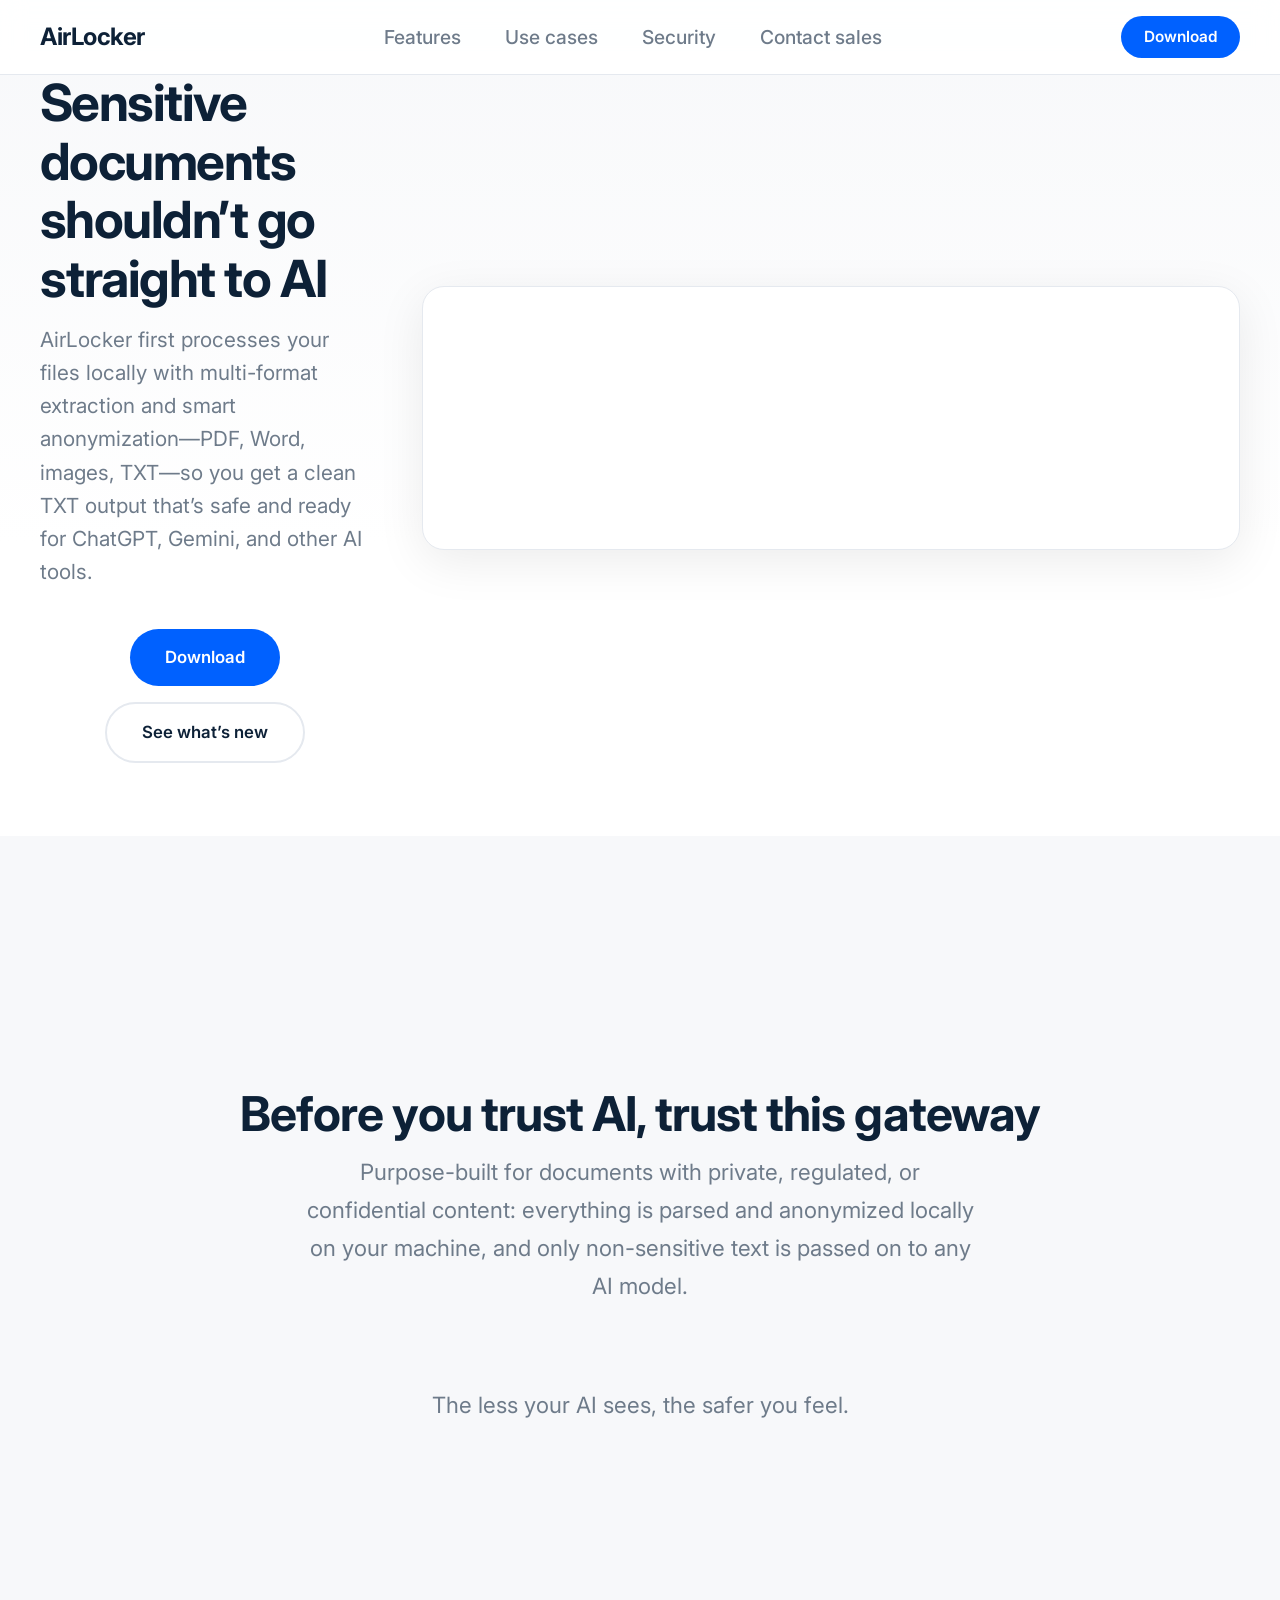
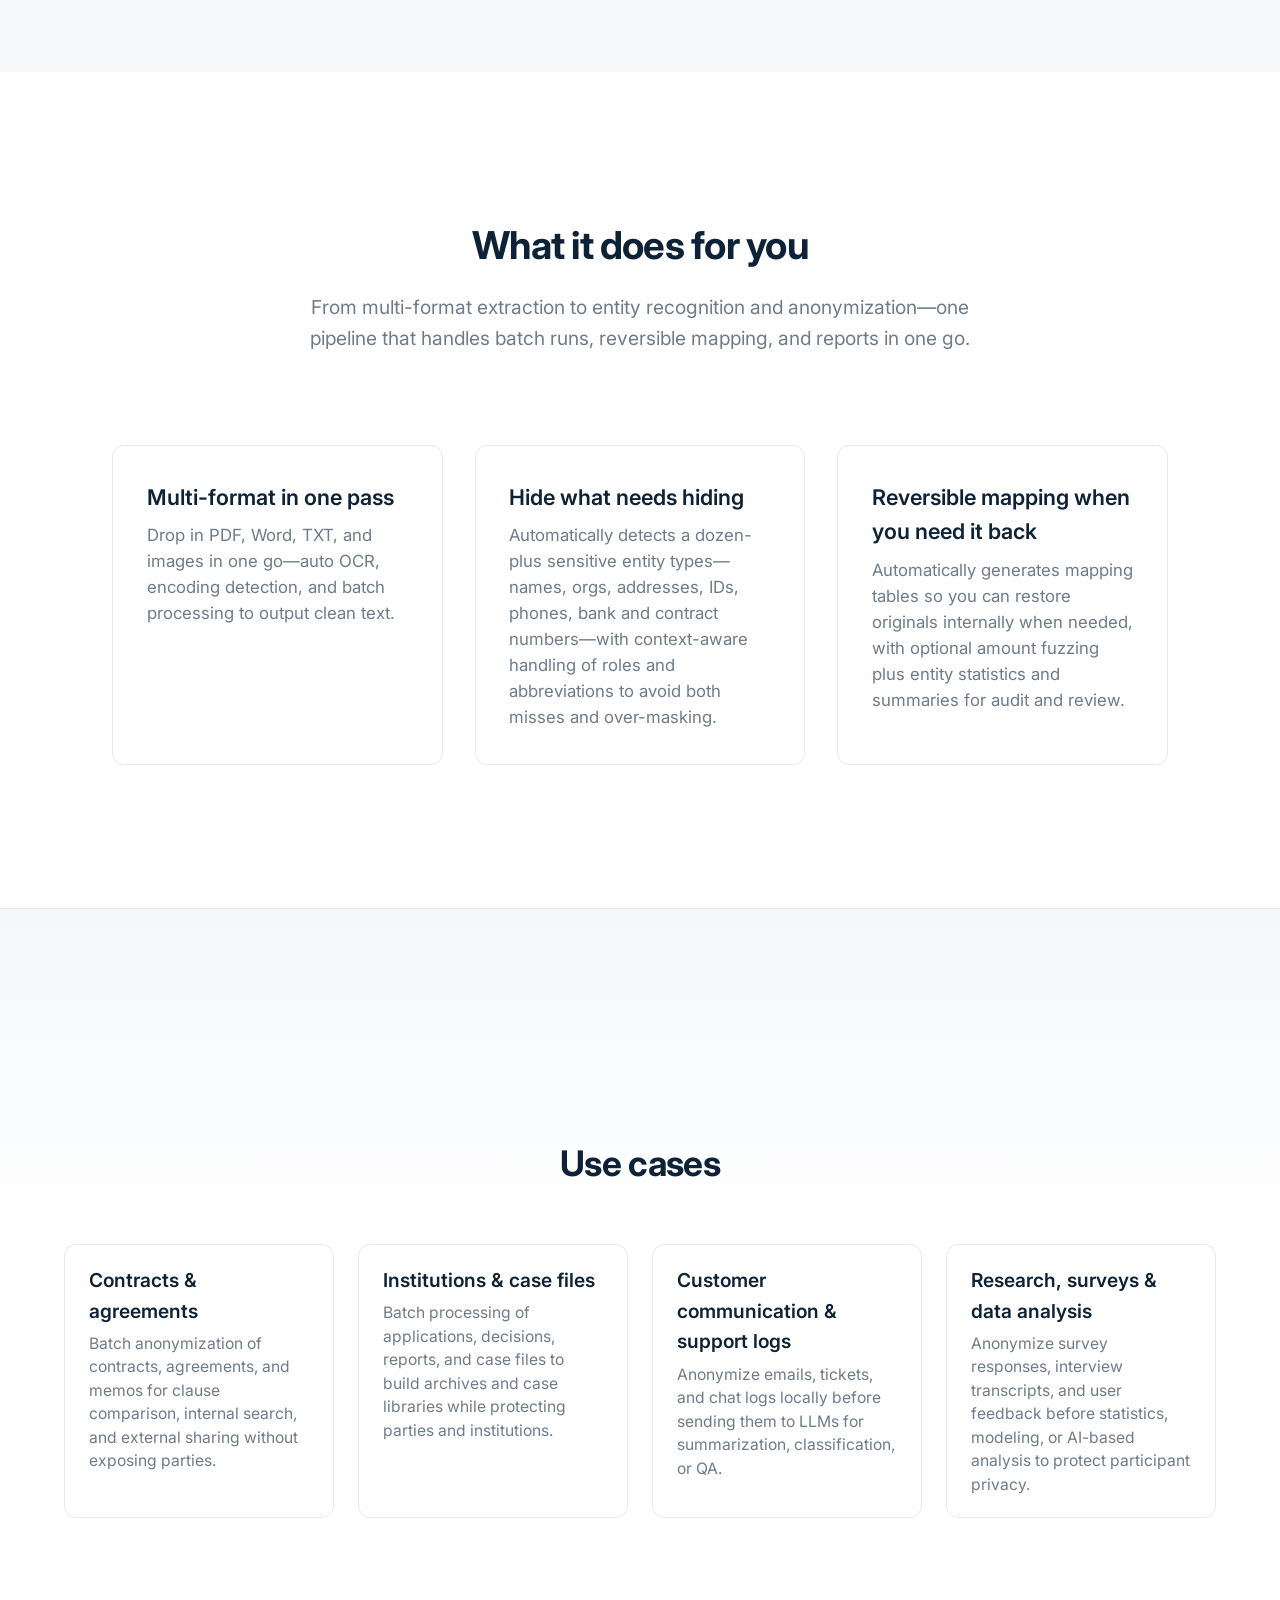
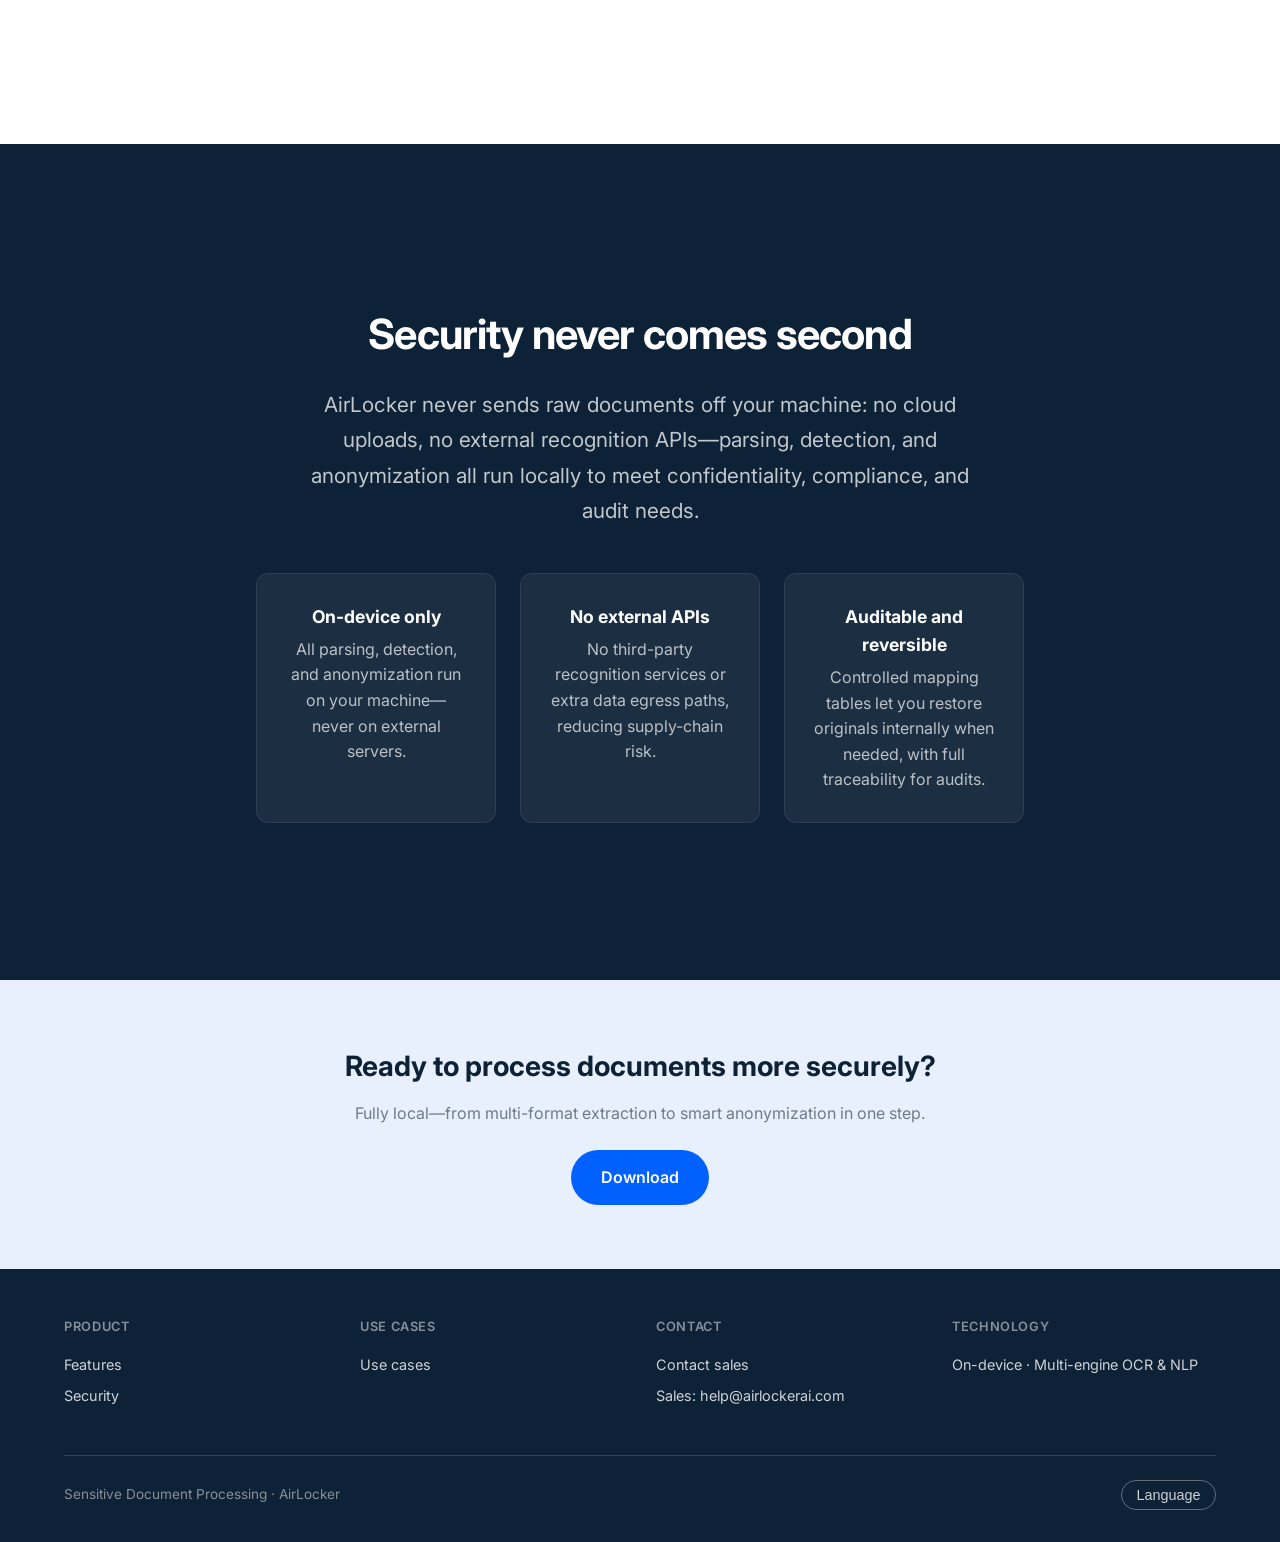
<file: index.html>
<!DOCTYPE html>
<html lang="zh-CN">
<head>
  <meta charset="UTF-8" />
  <meta name="viewport" content="width=device-width, initial-scale=1.0" />
  <title>AirLocker | Lock your documents before AI</title>
  <meta name="description" content="AirLocker runs locally to extract and anonymize sensitive documents before you send them to large language models or external AI tools." />
  <link rel="preconnect" href="https://fonts.googleapis.com" />
  <link rel="preconnect" href="https://fonts.gstatic.com" crossorigin />
  <link href="https://fonts.googleapis.com/css2?family=Inter:wght@400;500;600;700&family=Noto+Sans+SC:wght@400;500;600;700&display=swap" rel="stylesheet" />
  <link rel="stylesheet" href="css/style.css" />
  <!-- 部署时可将下方 DOWNLOAD_URL 改为实际下载地址（安装包或下载页） -->
  <script>window.DOWNLOAD_URL = window.DOWNLOAD_URL || 'download.html';</script>
</head>
<body>
  <nav class="nav">
    <a href="#" class="nav-logo">AirLocker</a>
    <div class="nav-links">
      <a href="#features" data-zh>产品功能</a>
      <a href="#features" data-en class="hidden">Features</a>
      <a href="#industries" data-zh>适用场景</a>
      <a href="#industries" data-en class="hidden">Use cases</a>
      <a href="#security" data-zh>安全</a>
      <a href="#security" data-en class="hidden">Security</a>
      <a href="contact.html" data-zh>联系销售</a>
      <a href="contact.html" data-en class="hidden">Contact sales</a>
    </div>
    <div class="nav-cta">
      <a href="download.html" class="btn-primary download-link" data-zh>下载</a>
      <a href="download.html" class="btn-primary download-link hidden" data-en>Download</a>
    </div>
  </nav>

  <header class="hero hero-split">
    <div class="hero-inner">
      <div class="hero-left">
        <h1 data-zh>文件里有保密信息，<br />不能直接给 AI。</h1>
        <h1 data-en class="hidden">Sensitive documents shouldn’t go straight to AI</h1>
        <p class="hero-sub" data-zh>AirLocker 在本地解析并智能脱敏多种文档，只把无敏感信息的文本交给大模型，安全边界牢牢锁在你自己的电脑里。</p>
        <p class="hero-sub hidden" data-en>AirLocker first processes your files locally with multi-format extraction and smart anonymization—PDF, Word, images, TXT—so you get a clean TXT output that’s safe and ready for ChatGPT, Gemini, and other AI tools.</p>
        <div class="hero-cta">
          <a href="download.html" class="btn-hero btn-hero-primary download-link" data-zh>下载</a>
          <a href="download.html" class="btn-hero btn-hero-primary download-link hidden" data-en>Download</a>
          <a href="#features" class="btn-hero btn-hero-secondary" data-zh>了解功能</a>
          <a href="#features" class="btn-hero btn-hero-secondary hidden" data-en>See what’s new</a>
        </div>
      </div>
      <div class="hero-right" aria-hidden="true">
        <div class="hero-visual">
          <div class="hero-visual-step hero-visual-step-1">
            <span class="hero-visual-icon">📄</span>
            <span class="hero-visual-label" data-zh>文档</span>
            <span class="hero-visual-label hidden" data-en>Docs</span>
            <span class="hero-visual-sub" data-zh>PDF · Word · 图片 · TXT</span>
            <span class="hero-visual-sub hidden" data-en>PDF · Word · Images · TXT</span>
          </div>
          <span class="hero-visual-arrow">→</span>
          <div class="hero-visual-step hero-visual-step-2">
            <span class="hero-visual-icon">🔒</span>
            <span class="hero-visual-label" data-zh>脱敏</span>
            <span class="hero-visual-label hidden" data-en>Anonymize</span>
          </div>
          <span class="hero-visual-arrow">→</span>
          <div class="hero-visual-step hero-visual-step-3">
            <span class="hero-visual-icon">📝</span>
            <span class="hero-visual-label" data-zh>TXT</span>
            <span class="hero-visual-label hidden" data-en>TXT</span>
          </div>
          <span class="hero-visual-arrow">→</span>
          <div class="hero-visual-step hero-visual-step-4">
            <span class="hero-visual-icon">✨</span>
            <span class="hero-visual-label" data-zh>大模型</span>
            <span class="hero-visual-label hidden" data-en>LLMs</span>
          </div>
        </div>
      </div>
    </div>
  </header>

  <section class="trust-section">
    <h2 class="section-title" data-zh>在交给 AI 之前，先交给它</h2>
    <h2 class="section-title hidden" data-en>Before you trust AI, trust this gateway</h2>
    <p class="section-desc" data-zh>
      AirLocker 专门为含个人隐私、合规要求和机密条款的文档设计：在你的电脑本地完成解析与脱敏，只把不含敏感信息的文本交给任意大模型。
    </p>
    <p class="section-desc hidden" data-en>
      Purpose-built for documents with private, regulated, or confidential content: everything is parsed and anonymized locally on your machine, and only non-sensitive text is passed on to any AI model.
    </p>
    <div class="logos">
      <span data-zh>给 AI 能看到的越少，你越安心</span>
      <span data-en class="hidden">The less your AI sees, the safer you feel.</span>
    </div>
  </section>

  <section class="section features" id="features">
    <h2 class="section-title" data-zh>核心能力</h2>
    <h2 class="section-title hidden" data-en>What it does for you</h2>
    <p class="section-desc" data-zh>从多格式文档提取，到实体识别与匿名化，一条流水线跑完；批量、可逆还原和报告一次搞定。</p>
    <p class="section-desc hidden" data-en>From multi-format extraction to entity recognition and anonymization—one pipeline that handles batch runs, reversible mapping, and reports in one go.</p>
    <div class="features-grid">
      <div class="feature-card">
        <h3 data-zh>多格式，一次性处理完</h3>
        <h3 data-en class="hidden">Multi-format in one pass</h3>
        <p data-zh>PDF、Word、TXT、图片一次拖进去，自动 OCR、编码检测和批量处理，统一吐出干净文本。</p>
        <p data-en class="hidden">Drop in PDF, Word, TXT, and images in one go—auto OCR, encoding detection, and batch processing to output clean text.</p>
      </div>
      <div class="feature-card">
        <h3 data-zh>把该遮住的都遮住</h3>
        <h3 data-en class="hidden">Hide what needs hiding</h3>
        <p data-zh>人名、机构、地址、身份证、手机、银行账号、合同号等十多类敏感实体自动识别，支持角色称谓和简称等上下文判断，尽量少误杀、不漏掉。</p>
        <p data-en class="hidden">Automatically detects a dozen-plus sensitive entity types—names, orgs, addresses, IDs, phones, bank and contract numbers—with context-aware handling of roles and abbreviations to avoid both misses and over-masking.</p>
      </div>
      <div class="feature-card">
        <h3 data-zh>可逆映射，必要时能还原</h3>
        <h3 data-en class="hidden">Reversible mapping when you need it back</h3>
        <p data-zh>自动生成映射表，内部需要时可还原原文；可选金额模糊化，并输出实体统计和处理摘要，方便审计与复盘。</p>
        <p data-en class="hidden">Automatically generates mapping tables so you can restore originals internally when needed, with optional amount fuzzing plus entity statistics and summaries for audit and review.</p>
      </div>
    </div>
  </section>

  <section class="section industries-section" id="industries">
    <h2 class="section-title" data-zh>适用场景</h2>
    <h2 class="section-title hidden" data-en>Use cases</h2>
    <p class="section-desc" data-zh>凡是手里有含真实人名、机构、账号、联系方式等敏感信息的文档，又希望交给 AI 或外部系统处理但不暴露原文的场景，AirLocker 都能用得上。</p>
    <p class="section-desc hidden" data-en">Whenever you work with documents containing real people, organizations, account or contact data and want to use them with AI or external systems without exposing the originals, AirLocker is a fit.</p>
    <div class="industries-grid">
      <div class="industry-card">
        <h3 data-zh>合同与协议</h3>
        <h3 data-en class="hidden">Contracts & agreements</h3>
        <p data-zh>合同、协议、备忘录等文档的批量脱敏，支持条款比对、内部检索和对外共享，而不暴露当事人信息。</p>
        <p data-en class="hidden">Batch anonymization of contracts, agreements, and memos for clause comparison, internal search, and external sharing without exposing parties.</p>
      </div>
      <div class="industry-card">
        <h3 data-zh>机构与案卷</h3>
        <h3 data-en class="hidden">Institutions & case files</h3>
        <p data-zh>申请书、裁决书、报告、案卷等批量处理，在建设案例库和归档时保护当事人和机构身份。</p>
        <p data-en class="hidden">Batch processing of applications, decisions, reports, and case files to build archives and case libraries while protecting parties and institutions.</p>
      </div>
      <div class="industry-card">
        <h3 data-zh>客户沟通与客服记录</h3>
        <h3 data-en class="hidden">Customer communication & support logs</h3>
        <p data-zh>邮件往来、工单、聊天记录等沟通内容，在交给大模型总结、分类或质检前先完成本地脱敏。</p>
        <p data-en class="hidden">Anonymize emails, tickets, and chat logs locally before sending them to LLMs for summarization, classification, or QA.</p>
      </div>
      <div class="industry-card">
        <h3 data-zh>研究、调研与数据分析</h3>
        <h3 data-en class="hidden">Research, surveys & data analysis</h3>
        <p data-zh>问卷、访谈记录、用户反馈等文本数据，在统计、建模或交给 AI 分析前先去标识化，保护参与者隐私。</p>
        <p data-en class="hidden">Anonymize survey responses, interview transcripts, and user feedback before statistics, modeling, or AI-based analysis to protect participant privacy.</p>
      </div>
    </div>
  </section>

  <section class="security-section" id="security">
    <h2 class="section-title" data-zh>安全从不妥协</h2>
    <h2 class="section-title hidden" data-en>Security never comes second</h2>
    <p class="section-desc" data-zh>AirLocker 不把任何原始文档发出你的电脑：不上传云端、不调用外部识别 API，一切解析、识别、脱敏都在本地完成，满足保密、合规和审计的要求。</p>
    <p class="section-desc hidden" data-en>AirLocker never sends raw documents off your machine: no cloud uploads, no external recognition APIs—parsing, detection, and anonymization all run locally to meet confidentiality, compliance, and audit needs.</p>
    <div class="security-grid">
      <div class="security-item">
        <strong data-zh>纯本地处理</strong>
        <strong data-en class="hidden">On-device only</strong>
        <span data-zh>所有文档解析、识别和脱敏都在你的设备上完成，不经过任何外部服务器。</span>
        <span data-en class="hidden">All parsing, detection, and anonymization run on your machine—never on external servers.</span>
      </div>
      <div class="security-item">
        <strong data-zh>无外部依赖</strong>
        <strong data-en class="hidden">No external APIs</strong>
        <span data-zh>不依赖第三方识别服务，无额外数据流出路径，减少供应链风险。</span>
        <span data-en class="hidden">No third-party recognition services or extra data egress paths, reducing supply-chain risk.</span>
      </div>
      <div class="security-item">
        <strong data-zh>可审计可还原</strong>
        <strong data-en class="hidden">Auditable and reversible</strong>
        <span data-zh>生成受控的映射表，只在内部需要时还原原文，支持事后审计和责任追踪。</span>
        <span data-en class="hidden">Controlled mapping tables let you restore originals internally when needed, with full traceability for audits.</span>
      </div>
    </div>
  </section>

  <section class="cta-section">
    <h2 data-zh>准备好更安全地处理文档了吗？</h2>
    <h2 data-en class="hidden">Ready to process documents more securely?</h2>
    <p data-zh>纯本地运行，从多格式提取到智能匿名化，一步到位。</p>
    <p data-en class="hidden">Fully local—from multi-format extraction to smart anonymization in one step.</p>
    <a href="download.html" class="btn-primary download-link" data-zh>下载</a>
    <a href="download.html" class="btn-primary download-link hidden" data-en>Download</a>
  </section>

  <footer class="footer">
    <div class="footer-inner">
      <div class="footer-grid">
        <div class="footer-col">
          <h4 data-zh>产品</h4>
          <h4 data-en class="hidden">Product</h4>
          <a href="#features" data-zh>功能</a>
          <a href="#features" data-en class="hidden">Features</a>
          <a href="#security" data-zh>安全</a>
          <a href="#security" data-en class="hidden">Security</a>
        </div>
        <div class="footer-col">
          <h4 data-zh>场景</h4>
          <h4 data-en class="hidden">Use cases</h4>
          <a href="#industries" data-zh>适用场景</a>
          <a href="#industries" data-en class="hidden">Use cases</a>
        </div>
        <div class="footer-col">
          <h4 data-zh>联系</h4>
          <h4 data-en class="hidden">Contact</h4>
          <a href="contact.html" data-zh>联系销售</a>
          <a href="contact.html" data-en class="hidden">Contact sales</a>
          <a href="mailto:help@airlockerai.com" data-zh>销售邮箱：help@airlockerai.com</a>
          <a href="mailto:help@airlockerai.com" data-en class="hidden">Sales: help@airlockerai.com</a>
        </div>
        <div class="footer-col">
          <h4 data-zh>技术</h4>
          <h4 data-en class="hidden">Technology</h4>
          <span data-zh>本地运行 · 多引擎识别</span>
          <span data-en class="hidden">On-device · Multi-engine OCR & NLP</span>
        </div>
      </div>
      <div class="footer-bottom">
        <p data-zh>敏感信息文档处理 · AirLocker</p>
        <p data-en class="hidden">Sensitive Document Processing · AirLocker</p>
        <div class="footer-lang">
          <div class="lang-dropdown">
            <button type="button" id="footer-lang-toggle" class="lang-dropdown-toggle">
              Language
            </button>
            <div class="lang-dropdown-menu" id="footer-lang-menu">
              <button type="button" id="btn-lang-zh-footer" class="active">中文</button>
              <button type="button" id="btn-lang-en-footer">English</button>
            </div>
          </div>
        </div>
      </div>
    </div>
  </footer>

  <script src="js/main.js"></script>
</body>
</html>
</file>
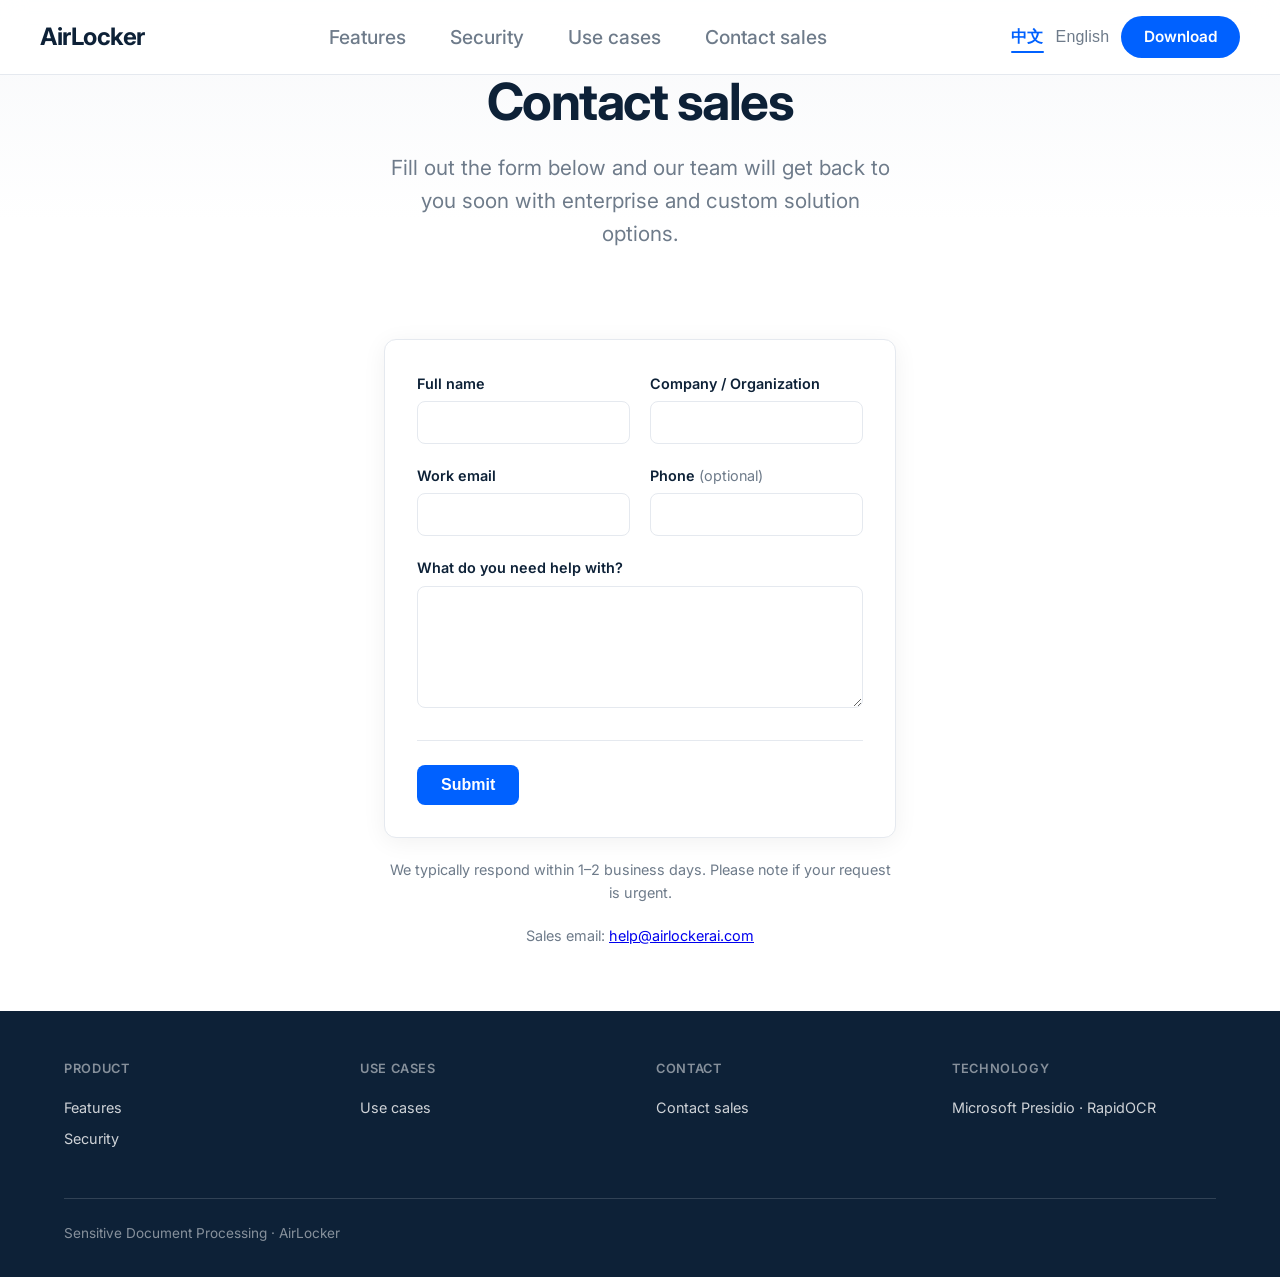
<file: contact.html>
<!DOCTYPE html>
<html lang="zh-CN">
<head>
  <meta charset="UTF-8" />
  <meta name="viewport" content="width=device-width, initial-scale=1.0" />
  <title>联系销售 | AirLocker</title>
  <meta name="description" content="联系 AirLocker 销售团队，获取企业版方案与定制服务。Contact sales for enterprise and custom solutions." />
  <link rel="preconnect" href="https://fonts.googleapis.com" />
  <link rel="preconnect" href="https://fonts.gstatic.com" crossorigin />
  <link href="https://fonts.googleapis.com/css2?family=Inter:wght@400;500;600;700&family=Noto+Sans+SC:wght@400;500;600;700&display=swap" rel="stylesheet" />
  <link rel="stylesheet" href="css/style.css" />
  <script>window.DOWNLOAD_URL = window.DOWNLOAD_URL || '#';</script>
</head>
<body>
  <nav class="nav">
    <a href="index.html" class="nav-logo">AirLocker</a>
    <div class="nav-links">
      <a href="index.html#features" data-zh>产品功能</a>
      <a href="index.html#features" data-en class="hidden">Features</a>
      <a href="index.html#security" data-zh>安全</a>
      <a href="index.html#security" data-en class="hidden">Security</a>
      <a href="index.html#industries" data-zh>适用场景</a>
      <a href="index.html#industries" data-en class="hidden">Use cases</a>
      <a href="contact.html" data-zh>联系销售</a>
      <a href="contact.html" data-en class="hidden">Contact sales</a>
    </div>
    <div class="nav-cta">
      <div class="lang-toggle">
        <button type="button" id="btn-lang-zh" class="active">中文</button>
        <button type="button" id="btn-lang-en">English</button>
      </div>
      <a href="download.html" class="btn-primary download-link" data-zh>下载</a>
      <a href="download.html" class="btn-primary download-link hidden" data-en>Download</a>
    </div>
  </nav>

  <header class="hero contact-hero">
    <h1 data-zh>联系销售</h1>
    <h1 data-en class="hidden">Contact sales</h1>
    <p class="hero-sub" data-zh>填写下方表单，我们的团队将尽快与您联系，为您介绍企业版方案与定制服务。</p>
    <p class="hero-sub hidden" data-en>Fill out the form below and our team will get back to you soon with enterprise and custom solution options.</p>
  </header>

  <main class="section contact-section">
    <div class="contact-form-wrap">
      <form class="contact-form" action="#" method="post" id="contact-form">
        <!-- 部署时可改为实际接口或 mailto: -->
        <div class="form-row">
          <div class="form-group">
            <label class="form-label" for="name"><span data-zh>姓名</span><span data-en class="hidden">Full name</span></label>
            <input type="text" id="name" name="name" class="form-input" required placeholder="" />
          </div>
          <div class="form-group">
            <label class="form-label" for="company"><span data-zh>公司 / 组织</span><span data-en class="hidden">Company / Organization</span></label>
            <input type="text" id="company" name="company" class="form-input" required placeholder="" />
          </div>
        </div>
        <div class="form-row">
          <div class="form-group">
            <label class="form-label" for="email"><span data-zh>工作邮箱</span><span data-en class="hidden">Work email</span></label>
            <input type="email" id="email" name="email" class="form-input" required placeholder="" />
          </div>
          <div class="form-group">
            <label class="form-label" for="phone"><span data-zh>电话 <span class="form-optional">（选填）</span></span><span data-en class="hidden">Phone <span class="form-optional">(optional)</span></span></label>
            <input type="tel" id="phone" name="phone" class="form-input" placeholder="" />
          </div>
        </div>
        <div class="form-group">
          <label class="form-label" for="message"><span data-zh>需求或留言</span><span data-en class="hidden">What do you need help with?</span></label>
          <textarea id="message" name="message" class="form-input form-textarea" rows="5" placeholder=""></textarea>
        </div>
        <div class="form-actions">
          <button type="submit" class="btn-submit" data-zh>提交</button>
          <button type="submit" class="btn-submit hidden" data-en>Submit</button>
        </div>
      </form>
    </div>
    <p class="contact-note" data-zh>我们通常会在 1–2 个工作日内回复。如有紧急需求，请注明。</p>
    <p class="contact-note hidden" data-en>We typically respond within 1–2 business days. Please note if your request is urgent.</p>
    <p class="contact-note" data-zh>销售联系邮箱：<a href="mailto:help@airlockerai.com">help@airlockerai.com</a></p>
    <p class="contact-note hidden" data-en>Sales email: <a href="mailto:help@airlockerai.com">help@airlockerai.com</a></p>
  </main>

  <footer class="footer">
    <div class="footer-inner">
      <div class="footer-grid">
        <div class="footer-col">
          <h4 data-zh>产品</h4>
          <h4 data-en class="hidden">Product</h4>
          <a href="index.html#features" data-zh>功能</a>
          <a href="index.html#features" data-en class="hidden">Features</a>
          <a href="index.html#security" data-zh>安全</a>
          <a href="index.html#security" data-en class="hidden">Security</a>
        </div>
        <div class="footer-col">
          <h4 data-zh>场景</h4>
          <h4 data-en class="hidden">Use cases</h4>
          <a href="index.html#industries" data-zh>适用场景</a>
          <a href="index.html#industries" data-en class="hidden">Use cases</a>
        </div>
        <div class="footer-col">
          <h4 data-zh>联系</h4>
          <h4 data-en class="hidden">Contact</h4>
          <a href="contact.html" data-zh>联系销售</a>
          <a href="contact.html" data-en class="hidden">Contact sales</a>
        </div>
        <div class="footer-col">
          <h4 data-zh>技术</h4>
          <h4 data-en class="hidden">Technology</h4>
          <span data-zh>Microsoft Presidio · RapidOCR</span>
          <span data-en class="hidden">Microsoft Presidio · RapidOCR</span>
        </div>
      </div>
      <div class="footer-bottom">
        <p data-zh>敏感信息文档处理 · AirLocker</p>
        <p data-en class="hidden">Sensitive Document Processing · AirLocker</p>
      </div>
    </div>
  </footer>

  <script src="js/main.js"></script>
  <script>
    document.getElementById('contact-form').addEventListener('submit', function (e) {
      e.preventDefault();
      // 当前为前端占位，部署时可在此发起 AJAX 或改为 form action 指向后端/第三方表单服务
      var btn = this.querySelector('.btn-submit:not(.hidden)');
      if (btn) {
        var orig = btn.textContent;
        btn.textContent = document.documentElement.lang === 'zh-CN' ? '已提交' : 'Submitted';
        btn.disabled = true;
        setTimeout(function () { btn.textContent = orig; btn.disabled = false; }, 2000);
      }
    });
  </script>
</body>
</html>
</file>
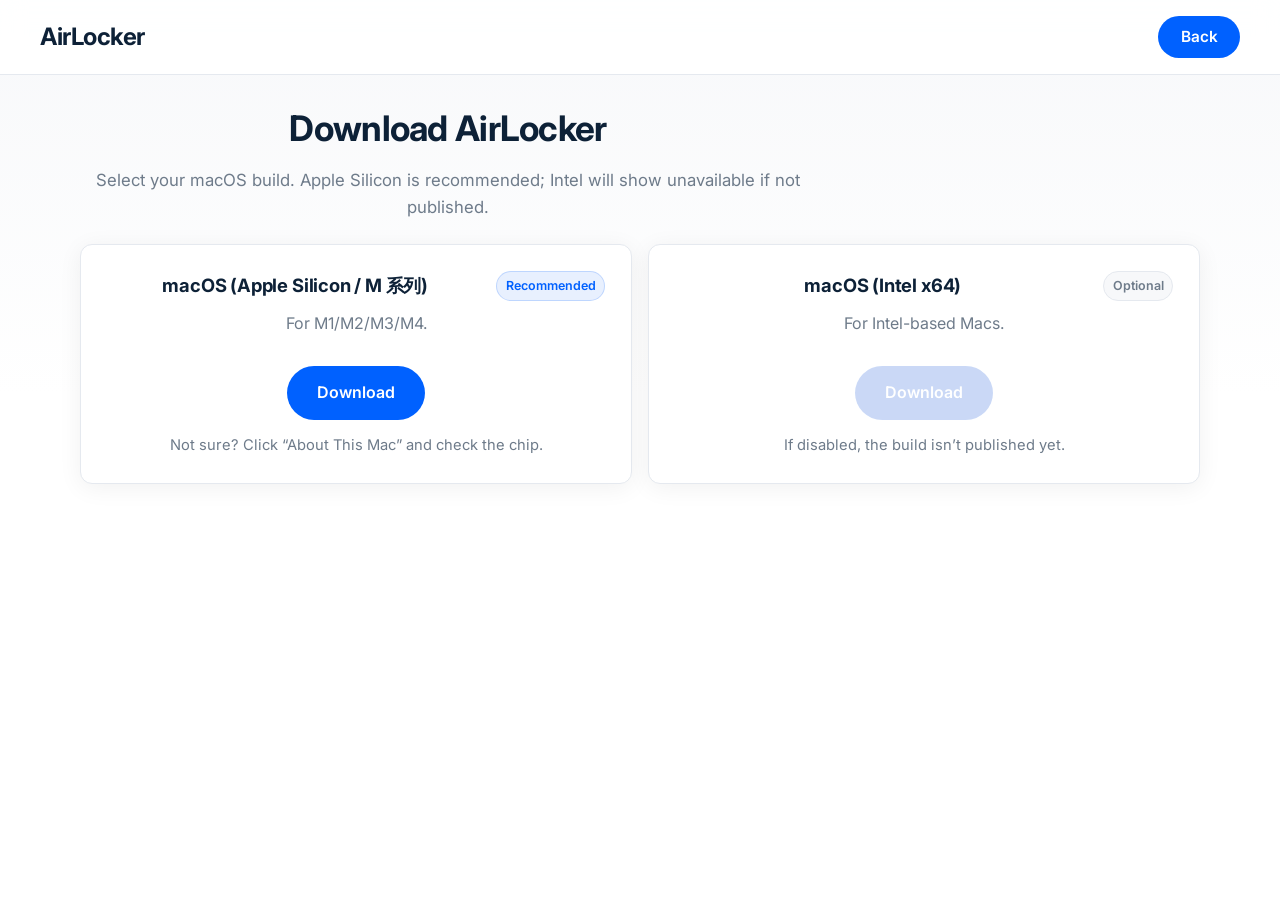
<file: download.html>
<!DOCTYPE html>
<html lang="zh-CN">
  <head>
    <meta charset="UTF-8" />
    <meta name="viewport" content="width=device-width, initial-scale=1.0" />
    <title>AirLocker 下载</title>
    <meta name="description" content="Download AirLocker" />
    <link rel="preconnect" href="https://fonts.googleapis.com" />
    <link rel="preconnect" href="https://fonts.gstatic.com" crossorigin />
    <link href="https://fonts.googleapis.com/css2?family=Inter:wght@400;500;600;700&family=Noto+Sans+SC:wght@400;500;600;700&display=swap" rel="stylesheet" />
    <link rel="stylesheet" href="css/style.css" />
    <style>
      .download-hero {
        padding-top: 6.25rem;
        padding-bottom: 2.5rem;
      }

      .download-wrap {
        max-width: 72rem;
        margin: 0 auto;
        padding: 0 1rem 4rem;
      }

      .download-header {
        display: flex;
        align-items: flex-start;
        justify-content: space-between;
        gap: 1rem;
        margin-bottom: 1.25rem;
      }

      .download-title {
        font-size: clamp(1.8rem, 3vw, 2.2rem);
        font-weight: 700;
        letter-spacing: -0.02em;
        color: var(--text);
      }

      .download-sub {
        margin-top: 0.65rem;
        color: var(--text-muted);
        line-height: 1.6;
        max-width: 46rem;
        font-size: 1.05rem;
      }

      .download-grid {
        display: grid;
        grid-template-columns: repeat(2, minmax(0, 1fr));
        gap: 1rem;
        margin-top: 1.5rem;
      }

      .dl-card {
        background: #fff;
        border: 1px solid var(--border);
        border-radius: var(--radius);
        padding: 1.6rem;
        box-shadow: var(--shadow);
        transition: box-shadow 0.2s, border-color 0.2s;
        display: flex;
        flex-direction: column;
        min-height: 240px;
      }

      .dl-card:hover {
        border-color: var(--accent-light);
        box-shadow: var(--shadow-lg);
      }

      .dl-card-head {
        display: flex;
        align-items: center;
        justify-content: space-between;
        gap: 0.75rem;
        margin-bottom: 0.65rem;
      }

      .dl-card h3 {
        margin: 0;
        font-size: 1.15rem;
        font-weight: 700;
        letter-spacing: -0.01em;
        color: var(--text);
        flex: 1;
      }

      .dl-badge {
        display: inline-flex;
        align-items: center;
        padding: 0.25rem 0.55rem;
        border-radius: 999px;
        font-size: 0.78rem;
        font-weight: 600;
        border: 1px solid var(--border);
        background: var(--bg-subtle);
        color: var(--text-muted);
        white-space: nowrap;
      }

      .dl-badge-recommended {
        background: var(--accent-light);
        border-color: rgba(0, 97, 255, 0.18);
        color: var(--accent);
      }

      .dl-card p {
        margin: 0 0 1.1rem;
        color: var(--text-muted);
        font-size: 1rem;
        line-height: 1.6;
      }

      .dl-actions {
        display: flex;
        flex-wrap: wrap;
        gap: 0.75rem;
        align-items: center;
        margin-top: auto;
        justify-content: center;
      }

      .dl-meta {
        margin-top: 0.9rem;
        color: var(--text-muted);
        font-size: 0.92rem;
      }

      .dl-note {
        margin-top: 1.25rem;
        color: var(--text-muted);
        font-size: 0.98rem;
        line-height: 1.65;
      }

      .dl-code {
        font-family: ui-monospace, SFMono-Regular, Menlo, Monaco, Consolas, "Liberation Mono", "Courier New", monospace;
        font-size: 0.9em;
        padding: 2px 6px;
        border-radius: 8px;
        background: var(--bg-subtle);
        border: 1px solid var(--border);
      }

      @media (max-width: 860px) {
        .download-grid { grid-template-columns: 1fr; }
        .download-header { flex-direction: column; align-items: flex-start; }
      }
    </style>
    <script>
      // Release download links.
      // Recommended: set up an R2 Custom Domain like https://download.airlockerai.com
      // and keep a stable "latest" object name (e.g. Airlok_Gateway_Setup-latest.dmg).
      //
      // You can override these at deploy time by injecting window.DOWNLOADS or
      // window.DOWNLOAD_BASE_URL before this script runs.
      window.DOWNLOAD_BASE_URL = window.DOWNLOAD_BASE_URL || 'https://download.airlockerai.com';
      window.DOWNLOADS = window.DOWNLOADS || {
        // Apple Silicon build (M1/M2/M3/M4)
        mac_arm64: window.DOWNLOAD_BASE_URL.replace(/\/+$/, '') + '/Airlok_Gateway_Setup.dmg',
        // Intel build (fill when available)
        mac_x64: ''
      };
    </script>
  </head>
  <body>
    <nav class="nav">
      <a href="index.html" class="nav-logo">AirLocker</a>
      <div class="nav-cta">
        <a class="btn-primary" href="index.html" data-zh>返回首页</a>
        <a class="btn-primary hidden" href="index.html" data-en>Back</a>
      </div>
    </nav>

    <header class="hero download-hero">
      <div class="download-wrap">
        <div class="download-header">
          <div>
            <div class="download-title" data-zh>下载 AirLocker</div>
            <div class="download-title hidden" data-en>Download AirLocker</div>
            <div class="download-sub" data-zh>选择你的 macOS 版本下载。Apple Silicon（M 系列）推荐；Intel 版本若未提供会显示为不可用。</div>
            <div class="download-sub hidden" data-en>Select your macOS build. Apple Silicon is recommended; Intel will show unavailable if not published.</div>
          </div>
        </div>

        <div class="download-grid">
          <div class="dl-card">
            <div class="dl-card-head">
              <h3>macOS (Apple Silicon / M 系列)</h3>
              <span class="dl-badge dl-badge-recommended" data-zh>推荐</span>
              <span class="dl-badge dl-badge-recommended hidden" data-en>Recommended</span>
            </div>
            <p data-zh>适用于 M1/M2/M3/M4。</p>
            <p class="hidden" data-en>For M1/M2/M3/M4.</p>
            <div class="dl-actions">
              <a class="btn-primary" id="dl-mac-arm64" href="#" rel="nofollow">Download</a>
            </div>
            <div class="dl-meta" data-zh>不知道你的芯片？在 macOS 里点「关于本机」查看“芯片”。</div>
            <div class="dl-meta hidden" data-en>Not sure? Click “About This Mac” and check the chip.</div>
          </div>

          <div class="dl-card">
            <div class="dl-card-head">
              <h3>macOS (Intel x64)</h3>
              <span class="dl-badge" data-zh>可选</span>
              <span class="dl-badge hidden" data-en>Optional</span>
            </div>
            <p data-zh>适用于 Intel 芯片的 Mac。</p>
            <p class="hidden" data-en>For Intel-based Macs.</p>
            <div class="dl-actions">
              <a class="btn-primary is-disabled" id="dl-mac-x64" href="#" rel="nofollow" aria-disabled="true">Download</a>
            </div>
            <div class="dl-meta" data-zh>如按钮灰掉：说明该版本尚未发布。</div>
            <div class="dl-meta hidden" data-en>If disabled, the build isn’t published yet.</div>
          </div>
        </div>

        <div class="dl-note" data-zh></div>
        <div class="dl-note hidden" data-en></div>
      </div>
    </header>

    <script src="js/main.js"></script>
    <script>
      (function () {
        var arm64 = (window.DOWNLOADS && window.DOWNLOADS.mac_arm64) || '';
        var x64 = (window.DOWNLOADS && window.DOWNLOADS.mac_x64) || '';

        function wire(id, url) {
          var a = document.getElementById(id);
          if (!a) return;
          if (!url) {
            a.setAttribute('href', '#');
            a.setAttribute('aria-disabled', 'true');
            a.classList.add('is-disabled');
            a.addEventListener('click', function (e) { e.preventDefault(); });
            return;
          }
          a.setAttribute('href', url);
          a.removeAttribute('aria-disabled');
          a.classList.remove('is-disabled');
        }

        wire('dl-mac-arm64', arm64);
        wire('dl-mac-x64', x64);
      })();
    </script>
  </body>
</html>
</file>
<file: css/style.css>
/* AirLocker – Dropbox-style landing */
:root {
  --bg: #ffffff;
  --bg-subtle: #f7f8fa;
  --bg-dark: #0d2137;
  --text: #0d2137;
  --text-muted: #6e7b8a;
  --accent: #0061ff;
  --accent-hover: #0052d9;
  --accent-light: #e8f0fe;
  --border: #e5e9ef;
  --font-sans: 'Inter', -apple-system, BlinkMacSystemFont, 'Segoe UI', sans-serif;
  --font-sc: 'Noto Sans SC', 'PingFang SC', sans-serif;
  --radius: 12px;
  --shadow: 0 4px 24px rgba(0, 0, 0, 0.06);
  --shadow-lg: 0 12px 48px rgba(0, 0, 0, 0.08);
}

* {
  box-sizing: border-box;
  margin: 0;
  padding: 0;
}

html {
  scroll-behavior: smooth;
}

body {
  font-family: var(--font-sans);
  background: var(--bg);
  color: var(--text);
  line-height: 1.6;
  min-height: 100vh;
}

/* Nav */
.nav {
  position: fixed;
  top: 0;
  left: 0;
  right: 0;
  z-index: 100;
  display: flex;
  align-items: center;
  justify-content: space-between;
  padding: 1rem 2.5rem;
  background: rgba(255, 255, 255, 0.9);
  backdrop-filter: saturate(180%) blur(12px);
  border-bottom: 1px solid var(--border);
}

.nav-logo {
  font-size: 1.5rem;
  font-weight: 700;
  color: var(--text);
  text-decoration: none;
  letter-spacing: -0.02em;
}

.nav-links {
  display: flex;
  align-items: center;
  gap: 2.75rem;
}

.nav-links a {
  color: var(--text-muted);
  text-decoration: none;
  font-size: 1.2rem;
  font-weight: 500;
  transition: color 0.2s;
}

.nav-links a:hover {
  color: var(--text);
}

.nav-cta {
  display: flex;
  align-items: center;
  gap: 0.75rem;
}

.nav-cta .btn-outline {
  padding: 0.5rem 1rem;
  border: 1px solid var(--border);
  border-radius: 8px;
  background: transparent;
  color: var(--text);
  font-size: 0.9rem;
  font-weight: 500;
  text-decoration: none;
  cursor: pointer;
  transition: border-color 0.2s, background 0.2s;
}

.nav-cta .btn-outline:hover {
  border-color: var(--text-muted);
  background: var(--bg-subtle);
}

/* Global primary button */
.btn-primary {
  display: inline-flex;
  align-items: center;
  gap: 0.5rem;
  padding: 0.9rem 1.9rem;
  background: var(--accent);
  color: #fff;
  font-size: 1rem;
  font-weight: 600;
  text-decoration: none;
  border-radius: 999px;
  border: none;
  transition: background 0.2s, transform 0.1s, box-shadow 0.2s;
}

.btn-primary:hover {
  background: var(--accent-hover);
  color: #fff;
  transform: translateY(-1px);
  box-shadow: 0 6px 18px rgba(0, 97, 255, 0.28);
}

.btn-primary.is-disabled,
.btn-primary[aria-disabled='true'] {
  opacity: 0.55;
  background: #9fbaf0 !important;
  box-shadow: none;
  transform: none;
  cursor: not-allowed;
  pointer-events: none;
}

.btn-primary.is-disabled:hover,
.btn-primary[aria-disabled='true']:hover {
  background: #9fbaf0;
  box-shadow: none;
  transform: none;
}

.nav-cta .btn-primary {
  padding: 0.55rem 1.4rem;
  font-size: 0.96rem;
  box-shadow: none;
  transform: none;
}

.lang-toggle {
  display: flex;
  gap: 0.75rem;
  align-items: center;
  padding: 0;
  background: transparent;
  border-radius: 0;
  box-shadow: none;
}

.lang-toggle button {
  padding: 0.1rem 0;
  border: none;
  border-radius: 0;
  background: transparent;
  color: var(--text-muted);
  font-size: 1rem;
  cursor: pointer;
  position: relative;
  font-weight: 500;
  letter-spacing: 0.01em;
  transition: color 0.2s;
}

.lang-toggle button:hover {
  color: var(--text);
}

.lang-toggle button.active {
  color: var(--accent);
  font-weight: 600;
}

.lang-toggle button.active::after {
  content: '';
  position: absolute;
  left: 0;
  right: 0;
  bottom: -0.25rem;
  height: 2px;
  border-radius: 999px;
  background: var(--accent);
}

/* Hero */
.hero {
  padding: 4.5rem 2.5rem 4.5rem;
  text-align: center;
  background: linear-gradient(180deg, var(--bg-subtle) 0%, var(--bg) 65%);
}

/* Hero 左右结构 */
.hero-split {
  text-align: left;
  padding: 4.5rem 2.5rem 4.5rem;
  min-height: calc(100vh - 64px);
  display: flex;
  align-items: center;
}

.hero-split .hero-inner {
  display: grid;
  grid-template-columns: 1.9fr 1fr;
  gap: 3.25rem;
  align-items: center;
  max-width: 86rem;
  margin: 0 auto;
}

.hero-split .hero-left {
  min-width: 0;
}

.hero-split .hero-left h1 {
  margin: 0 0 0.9rem;
  max-width: none;
}

.hero-split .hero-sub {
  margin: 0 0 1.6rem;
  max-width: none;
}

.hero-split .hero-cta {
  justify-content: flex-start;
}

.hero-right {
  display: flex;
  align-items: center;
  justify-content: center;
}

.hero-visual {
  display: flex;
  align-items: center;
  gap: 1.1rem;
  padding: 2.4rem 2.6rem;
  background: #fff;
  border: 1px solid var(--border);
  border-radius: 22px;
  box-shadow: var(--shadow-lg);
  flex-wrap: nowrap;
  justify-content: center;
}

.hero-visual-step {
  display: flex;
  flex-direction: column;
  align-items: center;
  gap: 0.4rem;
  padding: 1.4rem 1.6rem;
  background: var(--bg-subtle);
  border-radius: 14px;
  min-width: 135px;
  opacity: 0;
  transform: translateY(10px);
  animation: heroStepCycle 3.2s ease-in-out forwards infinite;
}

.hero-visual-step-1 { animation-delay: 0.1s; }
.hero-visual-step-2 { animation-delay: 0.35s; }
.hero-visual-step-3 { animation-delay: 0.6s; }
.hero-visual-step-4 { animation-delay: 0.85s; }

@keyframes heroStepCycle {
  0% { opacity: 0; transform: translateY(10px); }
  20% { opacity: 1; transform: translateY(0); }
  50% { opacity: 1; transform: translateY(0); }
  70% { opacity: 0; transform: translateY(0); }
  100% { opacity: 0; transform: translateY(10px); }
}

.hero-visual-arrow {
  font-size: 1.9rem;
  color: var(--accent);
  font-weight: 600;
  opacity: 0;
  animation: heroArrowCycle 3.2s ease-in-out forwards infinite;
}

.hero-visual-arrow:nth-of-type(1) { animation-delay: 0.25s; }
.hero-visual-arrow:nth-of-type(2) { animation-delay: 0.5s; }
.hero-visual-arrow:nth-of-type(3) { animation-delay: 0.75s; }

@keyframes heroArrowCycle {
  0% { opacity: 0; }
  20% { opacity: 1; }
  50% { opacity: 1; }
  70% { opacity: 0; }
  100% { opacity: 0; }
}

.hero-visual-icon {
  font-size: 3rem;
  transition: transform 0.25s ease;
}

.hero-visual-step:hover .hero-visual-icon {
  transform: scale(1.1);
}

.hero-visual-step span:not(.hero-visual-icon) {
  text-align: center;
}

.hero-visual-label {
  font-size: 1rem;
  font-weight: 600;
  color: var(--text-muted);
  line-height: 1.25;
}

.hero-visual-sub {
  font-size: 0.8rem;
  color: var(--text-muted);
  opacity: 0.8;
  line-height: 1.2;
}

.hero-visual-step-4 .hero-visual-label {
  font-size: 0.9rem;
  max-width: 130px;
}

.hero h1 {
  font-size: clamp(2.3rem, 4.4vw, 3.2rem);
  font-weight: 700;
  line-height: 1.15;
  letter-spacing: -0.03em;
  color: var(--text);
  margin: 0 auto 1.25rem;
}

.hero .hero-sub {
  font-size: 1.3rem;
  color: var(--text-muted);
  max-width: 32rem;
  margin: 0 auto 2.5rem;
  line-height: 1.6;
}

.hero .hero-cta {
  display: flex;
  flex-wrap: wrap;
  gap: 1rem;
  justify-content: center;
}

.hero .btn-hero {
  display: inline-flex;
  align-items: center;
  gap: 0.5rem;
  padding: 0.95rem 2.2rem;
  border-radius: 999px;
  font-size: 1.05rem;
  font-weight: 600;
  text-decoration: none;
  transition: transform 0.15s, box-shadow 0.2s;
}

.hero .btn-hero-primary {
  background: var(--accent);
  color: #fff;
  border: none;
}

.hero .btn-hero-primary:hover {
  color: #fff;
  transform: translateY(-2px);
  box-shadow: 0 8px 24px rgba(0, 97, 255, 0.35);
}

.hero .btn-hero-secondary {
  background: #fff;
  color: var(--text);
  border: 2px solid var(--border);
}

.hero .btn-hero-secondary:hover {
  border-color: var(--accent);
  color: var(--accent);
  transform: translateY(-2px);
}

/* Section common */
.section {
  max-width: 72rem;
  margin: 0 auto;
  padding: 4rem 2rem;
}

.section-title {
  font-size: 2.2rem;
  font-weight: 700;
  letter-spacing: -0.02em;
  color: var(--text);
  margin-bottom: 0.75rem;
}

.section-desc {
  font-size: 1.2rem;
  color: var(--text-muted);
  max-width: 36rem;
  margin-bottom: 2.7rem;
}

/* Features grid */
.features {
  background: var(--bg);
  padding: 6rem 3rem;
  min-height: calc(100vh - 64px);
  display: flex;
  flex-direction: column;
  justify-content: center;
}

.features .section-title {
  text-align: center;
  font-size: 2.4rem;
  margin-bottom: 1rem;
}

.features .section-desc {
  text-align: center;
  margin-left: auto;
  margin-right: auto;
  max-width: 42rem;
}

.features-grid {
  display: grid;
  grid-template-columns: repeat(auto-fit, minmax(280px, 1fr));
  gap: 2rem;
  margin-top: 3rem;
}

.feature-card {
  background: #fff;
  border: 1px solid var(--border);
  border-radius: var(--radius);
  padding: 2.1rem;
  transition: box-shadow 0.2s, border-color 0.2s;
}

.feature-card:hover {
  box-shadow: var(--shadow-lg);
  border-color: var(--accent-light);
}

.feature-card .icon {
  width: 42px;
  height: 42px;
  border-radius: 10px;
  background: var(--accent-light);
  color: var(--accent);
  display: flex;
  align-items: center;
  justify-content: center;
  font-size: 1.5rem;
  margin-bottom: 1rem;
}

.feature-card h3 {
  font-size: 1.35rem;
  font-weight: 600;
  margin-bottom: 0.5rem;
  color: var(--text);
}

.feature-card p {
  font-size: 1.05rem;
  color: var(--text-muted);
  line-height: 1.55;
}

/* Social proof / logos */
.trust-section {
  background: var(--bg-subtle);
  padding: 6rem 3rem;
  min-height: calc(100vh - 64px);
  display: flex;
  flex-direction: column;
  justify-content: center;
  align-items: center;
}

.trust-section .section-title {
  text-align: center;
  font-size: 3rem;
  line-height: 1.15;
}

.trust-section .section-desc {
  text-align: center;
  margin-left: auto;
  margin-right: auto;
  font-size: 1.4rem;
  line-height: 1.7;
  max-width: 42rem;
}

.logos {
  margin-top: 2.4rem;
}

.logos span {
  display: block;
  text-align: center;
  font-size: 1.4rem;
  font-weight: 400;
  color: var(--text-muted);
}

/* Security */
.security-section {
  background: var(--bg-dark);
  color: #fff;
  padding: 6rem 3rem;
  text-align: center;
  min-height: calc(100vh - 64px);
  display: flex;
  flex-direction: column;
  justify-content: center;
}

.security-section .section-title {
  color: #fff;
  margin-bottom: 1.2rem;
  font-size: 2.6rem;
}

.security-section .section-desc {
  color: rgba(255, 255, 255, 0.75);
  margin-left: auto;
  margin-right: auto;
  margin-bottom: 2.8rem;
  max-width: 42rem;
  font-size: 1.3rem;
  line-height: 1.7;
}

.security-grid {
  display: grid;
  grid-template-columns: repeat(auto-fit, minmax(200px, 1fr));
  gap: 1.5rem;
  max-width: 48rem;
  margin: 0 auto;
}

.security-item {
  background: rgba(255, 255, 255, 0.06);
  border-radius: var(--radius);
  padding: 1.8rem;
  border: 1px solid rgba(255, 255, 255, 0.08);
}

.security-item strong {
  display: block;
  margin-bottom: 0.35rem;
  font-size: 1.1rem;
}

.security-item span {
  font-size: 1rem;
  color: rgba(255, 255, 255, 0.7);
}

/* Industries / Use cases */
.industries-section {
  padding: 8rem 3rem;
  min-height: calc(100vh - 64px);
  display: flex;
  flex-direction: column;
  justify-content: center;
  background: linear-gradient(180deg, #f5f7fb 0%, #ffffff 40%, #ffffff 100%);
  border-top: 1px solid var(--border);
  max-width: 100%;
  margin: 0;
}

.industries-section .section-desc {
  margin-left: auto;
  margin-right: auto;
  max-width: 42rem;
}

.industries-section .section-title,
.industries-section .section-desc {
  text-align: center;
}

.industries-grid {
  display: grid;
  grid-template-columns: repeat(auto-fill, minmax(240px, 1fr));
  gap: 1.5rem;
  margin-top: 2.5rem;
  max-width: 72rem;
  margin-left: auto;
  margin-right: auto;
}

.industry-card {
  padding: 1.25rem 1.5rem;
  border: 1px solid var(--border);
  border-radius: var(--radius);
  background: #fff;
  transition: border-color 0.2s, box-shadow 0.2s;
}

.industry-card:hover {
  border-color: var(--accent);
  box-shadow: var(--shadow);
}

.industry-card h3 {
  font-size: 1.2rem;
  font-weight: 600;
  margin-bottom: 0.35rem;
  color: var(--text);
}

.industry-card p {
  font-size: 0.98rem;
  color: var(--text-muted);
  line-height: 1.5;
}

/* CTA */
.cta-section {
  background: var(--accent-light);
  padding: 4rem 2rem;
  text-align: center;
  border-radius: 0;
}

.cta-section h2 {
  font-size: 1.75rem;
  font-weight: 700;
  margin-bottom: 0.75rem;
  color: var(--text);
}

.cta-section p {
  color: var(--text-muted);
  margin-bottom: 1.5rem;
}

/* Footer */
.footer {
  background: var(--text);
  color: rgba(255, 255, 255, 0.8);
  padding: 3rem 2rem 2rem;
}

.footer-inner {
  max-width: 72rem;
  margin: 0 auto;
}

.footer-grid {
  display: grid;
  grid-template-columns: repeat(auto-fit, minmax(140px, 1fr));
  gap: 2rem;
  margin-bottom: 2.5rem;
}

.footer-col h4 {
  font-size: 0.8rem;
  font-weight: 600;
  text-transform: uppercase;
  letter-spacing: 0.05em;
  color: rgba(255, 255, 255, 0.5);
  margin-bottom: 1rem;
}

.footer-col a,
.footer-col span {
  display: block;
  font-size: 0.9rem;
  color: rgba(255, 255, 255, 0.8);
  text-decoration: none;
  margin-bottom: 0.5rem;
}

.footer-col a:hover {
  color: #fff;
}

.footer-bottom {
  padding-top: 1.5rem;
  border-top: 1px solid rgba(255, 255, 255, 0.15);
  font-size: 0.85rem;
  color: rgba(255, 255, 255, 0.5);
  display: flex;
  align-items: center;
  justify-content: space-between;
}

.footer-lang {
  display: flex;
  align-items: center;
  gap: 0.75rem;
}

.lang-dropdown {
  position: relative;
}

.lang-dropdown-toggle {
  padding: 0.35rem 0.9rem;
  border-radius: 999px;
  border: 1px solid rgba(255, 255, 255, 0.35);
  background: transparent;
  color: rgba(255, 255, 255, 0.8);
  font-size: 0.9rem;
  cursor: pointer;
}

.lang-dropdown-toggle:hover {
  border-color: #fff;
  color: #fff;
}

.lang-dropdown-menu {
  position: absolute;
  right: 0;
  bottom: 120%;
  min-width: 140px;
  padding: 0.35rem 0.5rem;
  border-radius: 10px;
  background: #0b1726;
  border: 1px solid rgba(255, 255, 255, 0.12);
  box-shadow: 0 8px 24px rgba(0, 0, 0, 0.45);
  display: none;
}

.lang-dropdown-menu.open {
  display: flex;
  flex-direction: column;
  gap: 0.25rem;
}

.lang-dropdown-menu button {
  border: none;
  background: transparent;
  color: rgba(255, 255, 255, 0.8);
  font-size: 0.85rem;
  text-align: left;
  padding: 0.25rem 0.2rem;
  cursor: pointer;
}

.lang-dropdown-menu button.active {
  color: #4ea1ff;
  font-weight: 600;
}

.hidden {
  display: none !important;
}

/* Contact sales page */
.contact-hero {
  padding-bottom: 3rem;
}

.contact-section {
  max-width: 36rem;
  margin: 0 auto;
  padding-top: 0;
}

.contact-form-wrap {
  background: #fff;
  border: 1px solid var(--border);
  border-radius: var(--radius);
  padding: 2rem;
  box-shadow: var(--shadow);
}

.contact-form .form-row {
  display: grid;
  grid-template-columns: 1fr 1fr;
  gap: 1.25rem;
}

.contact-form .form-group {
  margin-bottom: 1.25rem;
}

.contact-form .form-row .form-group {
  margin-bottom: 1.25rem;
}

.contact-form .form-row:last-child .form-group,
.contact-form .form-group:last-of-type {
  margin-bottom: 0;
}

.form-label {
  display: block;
  font-size: 0.9rem;
  font-weight: 600;
  color: var(--text);
  margin-bottom: 0.4rem;
}

.form-optional {
  font-weight: 400;
  color: var(--text-muted);
}

.form-input {
  width: 100%;
  padding: 0.65rem 0.9rem;
  font-size: 1rem;
  font-family: inherit;
  color: var(--text);
  background: var(--bg);
  border: 1px solid var(--border);
  border-radius: 8px;
  transition: border-color 0.2s;
}

.form-input:focus {
  outline: none;
  border-color: var(--accent);
  box-shadow: 0 0 0 3px var(--accent-light);
}

.form-input::placeholder {
  color: var(--text-muted);
  opacity: 0.8;
}

.form-textarea {
  resize: vertical;
  min-height: 120px;
}

.form-actions {
  margin-top: 1.5rem;
  padding-top: 1.5rem;
  border-top: 1px solid var(--border);
}

.btn-submit {
  padding: 0.7rem 1.5rem;
  font-size: 1rem;
  font-weight: 600;
  color: #fff;
  background: var(--accent);
  border: none;
  border-radius: 8px;
  cursor: pointer;
  transition: background 0.2s;
}

.btn-submit:hover {
  background: var(--accent-hover);
}

.btn-submit:disabled {
  opacity: 0.7;
  cursor: not-allowed;
}

.contact-note {
  margin-top: 1.25rem;
  font-size: 0.9rem;
  color: var(--text-muted);
  text-align: center;
}

@media (max-width: 600px) {
  .contact-form .form-row {
    grid-template-columns: 1fr;
  }
}

/* Responsive */
@media (max-width: 768px) {
  .nav {
    padding: 0.75rem 1rem;
  }
  .nav-links {
    display: none;
  }
  .hero {
    padding: 6rem 1rem 4rem;
  }
  .hero-split .hero-inner {
    grid-template-columns: 1fr;
    gap: 2rem;
    text-align: center;
  }
  .hero-split .hero-left {
    order: 1;
  }
  .hero-split .hero-right {
    order: 0;
  }
  .hero-split .hero-cta {
    justify-content: center;
  }
  .hero-visual {
    padding: 1.5rem;
  }
  .section {
    padding: 3rem 1rem;
  }
  .trust-section,
  .security-section {
    padding: 3rem 1rem;
  }
}
</file>
